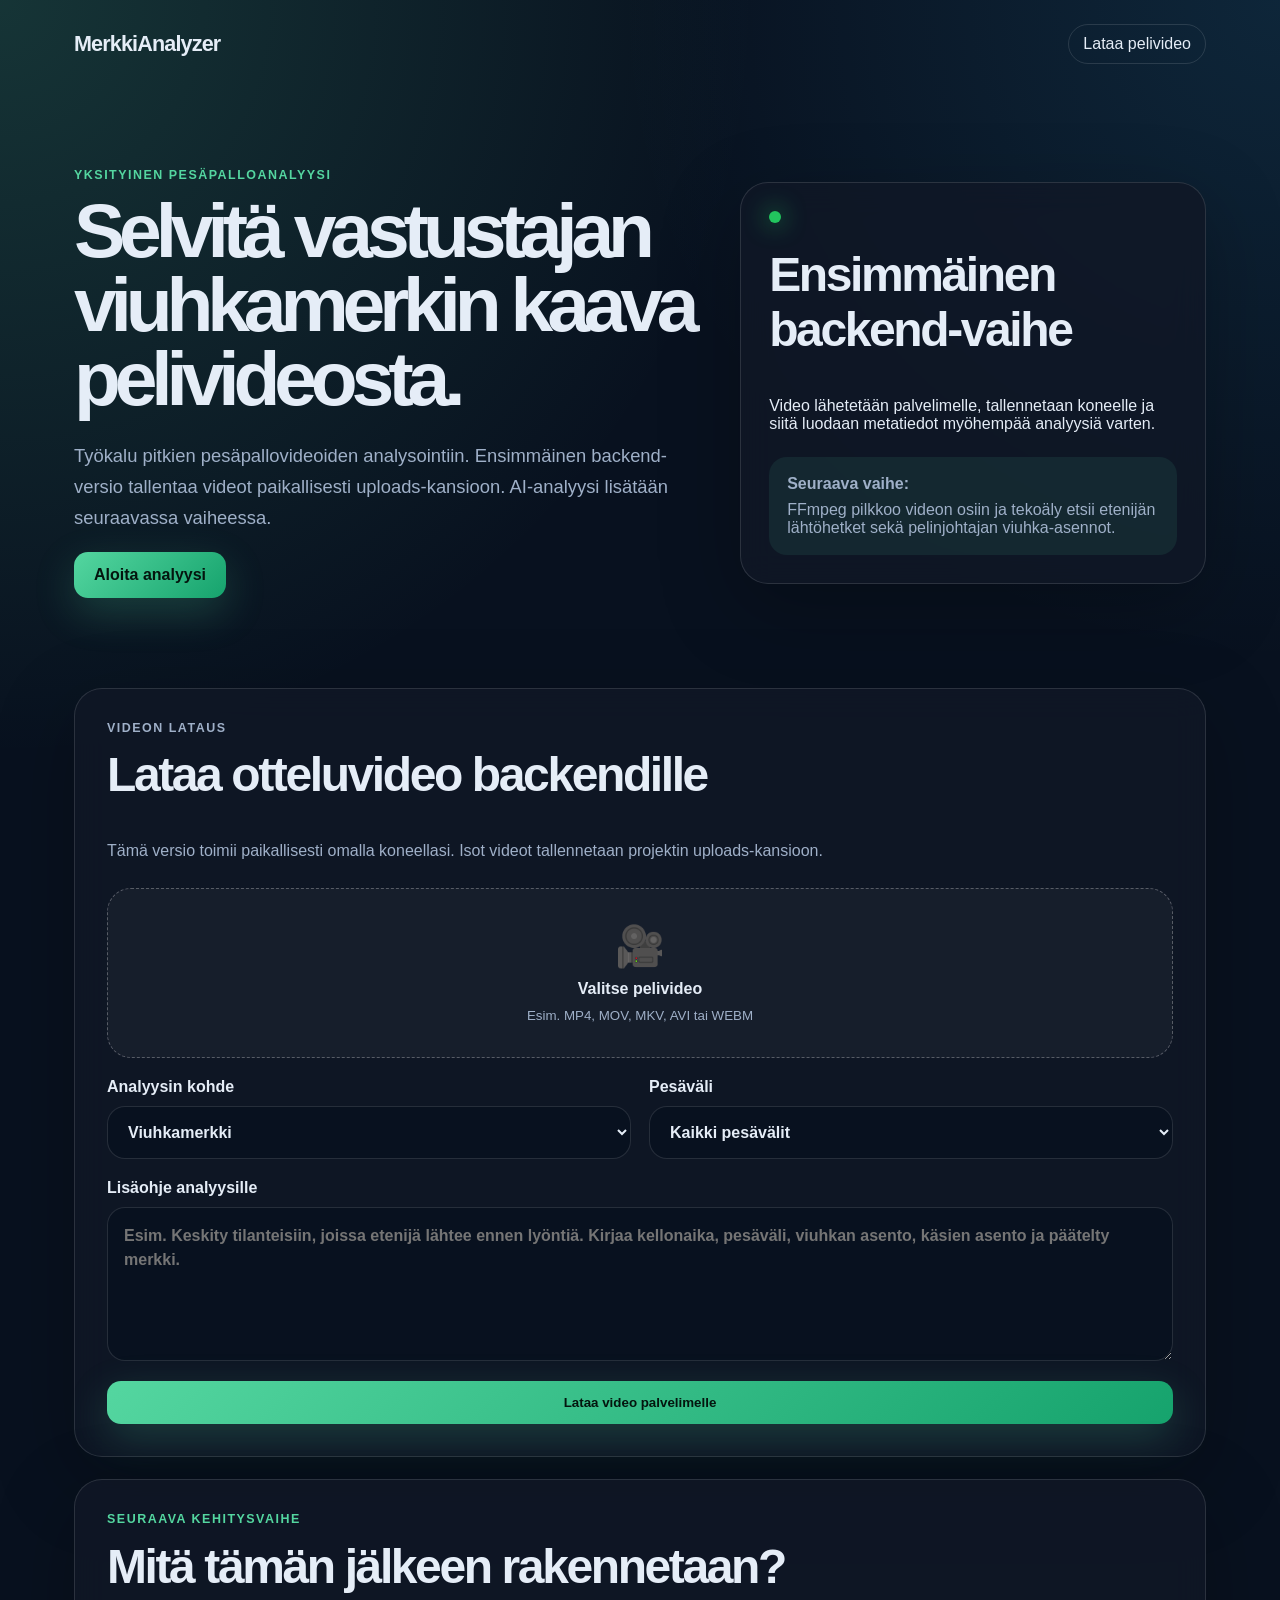
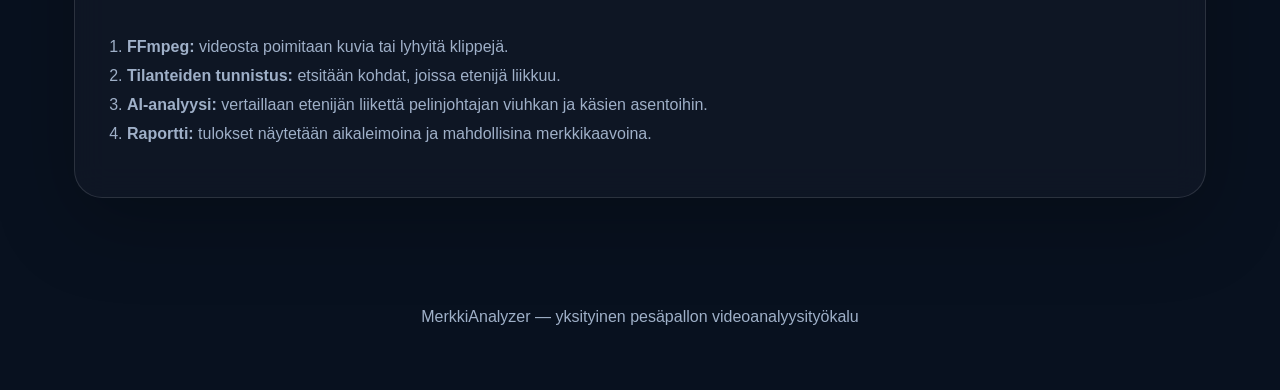
<file: wwwroot/index.html>
<!DOCTYPE html>
<html lang="fi">
<head>
  <meta charset="UTF-8" />
  <meta name="viewport" content="width=device-width, initial-scale=1.0" />
  <title>Pesäpallo MerkkiAnalyzer</title>
  <link rel="stylesheet" href="style.css" />
</head>
<body>
  <header class="hero">
    <nav class="nav">
      <div class="logo">MerkkiAnalyzer</div>
      <a href="#upload" class="nav-link">Lataa pelivideo</a>
    </nav>

    <section class="hero-content">
      <div>
        <p class="eyebrow">Yksityinen pesäpalloanalyysi</p>
        <h1>Selvitä vastustajan viuhkamerkin kaava pelivideosta.</h1>
        <p class="lead">
          Työkalu pitkien pesäpallovideoiden analysointiin. Ensimmäinen backend-versio tallentaa videot
          paikallisesti uploads-kansioon. AI-analyysi lisätään seuraavassa vaiheessa.
        </p>
        <a href="#upload" class="primary-button">Aloita analyysi</a>
      </div>

      <div class="preview-card">
        <span class="status-dot"></span>
        <h2>Ensimmäinen backend-vaihe</h2>
        <p>
          Video lähetetään palvelimelle, tallennetaan koneelle ja siitä luodaan metatiedot myöhempää analyysiä varten.
        </p>
        <div class="mini-result">
          <strong>Seuraava vaihe:</strong>
          <span>FFmpeg pilkkoo videon osiin ja tekoäly etsii etenijän lähtöhetket sekä pelinjohtajan viuhka-asennot.</span>
        </div>
      </div>
    </section>
  </header>

  <main>
    <section id="upload" class="panel">
      <div class="section-heading">
        <p class="eyebrow">Videon lataus</p>
        <h2>Lataa otteluvideo backendille</h2>
        <p>
          Tämä versio toimii paikallisesti omalla koneellasi. Isot videot tallennetaan projektin uploads-kansioon.
        </p>
      </div>

      <form id="analysisForm" class="upload-form">
        <label class="file-box" for="videoInput">
          <input id="videoInput" name="video" type="file" accept="video/*" />
          <span class="file-icon">🎥</span>
          <strong>Valitse pelivideo</strong>
          <small id="fileName">Esim. MP4, MOV, MKV, AVI tai WEBM</small>
        </label>

        <div class="form-grid">
          <label class="field">
            <span>Analyysin kohde</span>
            <select id="targetInput" name="target">
              <option value="viuhkamerkki">Viuhkamerkki</option>
              <option value="mailamerkit">Mailamerkit / melamerkit</option>
              <option value="molemmat">Viuhkamerkki ja mailamerkit</option>
            </select>
          </label>

          <label class="field">
            <span>Pesäväli</span>
            <select id="basePathInput" name="basePath">
              <option value="kaikki pesävälit">Kaikki pesävälit</option>
              <option value="1-2">1–2-väli</option>
              <option value="2-3">2–3-väli</option>
              <option value="3-koti">3–koti</option>
            </select>
          </label>
        </div>

        <label class="field">
          <span>Lisäohje analyysille</span>
          <textarea
            id="promptInput"
            name="prompt"
            rows="5"
            placeholder="Esim. Keskity tilanteisiin, joissa etenijä lähtee ennen lyöntiä. Kirjaa kellonaika, pesäväli, viuhkan asento, käsien asento ja päätelty merkki."
          ></textarea>
        </label>

        <button type="submit" class="primary-button">Lataa video palvelimelle</button>
      </form>

      <section id="resultCard" class="result-card hidden">
        <div class="loader" id="loader"></div>
        <div id="resultContent"></div>
      </section>
    </section>

    <section class="panel roadmap">
      <p class="eyebrow">Seuraava kehitysvaihe</p>
      <h2>Mitä tämän jälkeen rakennetaan?</h2>
      <ol>
        <li><strong>FFmpeg:</strong> videosta poimitaan kuvia tai lyhyitä klippejä.</li>
        <li><strong>Tilanteiden tunnistus:</strong> etsitään kohdat, joissa etenijä liikkuu.</li>
        <li><strong>AI-analyysi:</strong> vertaillaan etenijän liikettä pelinjohtajan viuhkan ja käsien asentoihin.</li>
        <li><strong>Raportti:</strong> tulokset näytetään aikaleimoina ja mahdollisina merkkikaavoina.</li>
      </ol>
    </section>
  </main>

  <footer>
    <p>MerkkiAnalyzer — yksityinen pesäpallon videoanalyysityökalu</p>
  </footer>

  <script src="script.js"></script>
</body>
</html>
</file>
<file: wwwroot/style.css>
:root {
  color-scheme: dark;
  --bg: #08111f;
  --panel: #101827;
  --card: #162235;
  --text: #e5edf7;
  --muted: #9fb0c8;
  --accent: #54d6a0;
  --accent-strong: #16a36d;
  --blue: #38bdf8;
  --border: rgba(255, 255, 255, 0.12);
}

* {
  box-sizing: border-box;
}

html {
  scroll-behavior: smooth;
}

body {
  margin: 0;
  font-family: Arial, Helvetica, sans-serif;
  background:
    radial-gradient(circle at top left, rgba(84, 214, 160, 0.18), transparent 32%),
    radial-gradient(circle at top right, rgba(56, 189, 248, 0.12), transparent 28%),
    var(--bg);
  color: var(--text);
}

.nav {
  display: flex;
  justify-content: space-between;
  align-items: center;
  max-width: 1180px;
  margin: 0 auto;
  padding: 24px;
}

.logo {
  font-size: 1.35rem;
  font-weight: 800;
  letter-spacing: -0.04em;
}

.nav-link {
  color: var(--text);
  text-decoration: none;
  border: 1px solid var(--border);
  padding: 10px 14px;
  border-radius: 999px;
}

.hero-content {
  max-width: 1180px;
  margin: 0 auto;
  padding: 80px 24px 90px;
  display: grid;
  grid-template-columns: 1.15fr 0.85fr;
  gap: 36px;
  align-items: center;
}

.eyebrow {
  color: var(--accent);
  font-weight: 800;
  text-transform: uppercase;
  letter-spacing: 0.12em;
  font-size: 0.78rem;
}

h1,
h2,
h3,
p {
  margin-top: 0;
}

h1 {
  font-size: clamp(2.4rem, 6vw, 5.2rem);
  line-height: 0.96;
  letter-spacing: -0.08em;
  margin-bottom: 24px;
}

h2 {
  font-size: clamp(1.7rem, 4vw, 3rem);
  letter-spacing: -0.05em;
}

.lead {
  color: var(--muted);
  font-size: 1.15rem;
  line-height: 1.7;
  max-width: 760px;
}

.primary-button {
  display: inline-flex;
  justify-content: center;
  align-items: center;
  border: none;
  background: linear-gradient(135deg, var(--accent), var(--accent-strong));
  color: #04150e;
  font-weight: 900;
  text-decoration: none;
  padding: 14px 20px;
  border-radius: 14px;
  cursor: pointer;
  box-shadow: 0 14px 40px rgba(84, 214, 160, 0.22);
}

.preview-card,
.panel,
.info-grid article,
.result-card {
  border: 1px solid var(--border);
  background: rgba(16, 24, 39, 0.82);
  backdrop-filter: blur(16px);
  border-radius: 28px;
  box-shadow: 0 24px 80px rgba(0, 0, 0, 0.25);
}

.preview-card {
  padding: 28px;
}

.status-dot {
  width: 12px;
  height: 12px;
  display: inline-block;
  border-radius: 999px;
  background: #22c55e;
  box-shadow: 0 0 24px #22c55e;
  margin-bottom: 20px;
}

.mini-result {
  margin-top: 24px;
  display: grid;
  gap: 8px;
  padding: 18px;
  background: rgba(84, 214, 160, 0.09);
  border-radius: 18px;
  color: var(--muted);
}

main {
  max-width: 1180px;
  margin: 0 auto;
  padding: 0 24px 56px;
}

.info-grid {
  display: grid;
  grid-template-columns: repeat(3, 1fr);
  gap: 18px;
  margin-bottom: 22px;
}

.info-grid article {
  padding: 24px;
}

.info-grid p,
.section-heading p,
footer,
.roadmap li {
  color: var(--muted);
}

.panel {
  padding: 32px;
  margin-bottom: 22px;
}

.section-heading {
  max-width: 820px;
  margin-bottom: 28px;
}

.upload-form {
  display: grid;
  gap: 20px;
}

.file-box {
  border: 1px dashed rgba(255, 255, 255, 0.28);
  background: rgba(255, 255, 255, 0.035);
  border-radius: 24px;
  padding: 34px;
  display: grid;
  gap: 10px;
  justify-items: center;
  text-align: center;
  cursor: pointer;
}

.file-box input {
  display: none;
}

.file-icon {
  font-size: 2.5rem;
}

.file-box small {
  color: var(--muted);
}

.form-grid {
  display: grid;
  grid-template-columns: 1fr 1fr;
  gap: 18px;
}

.field {
  display: grid;
  gap: 10px;
  font-weight: 700;
}

textarea,
select {
  width: 100%;
  border: 1px solid var(--border);
  border-radius: 18px;
  padding: 16px;
  background: #08111f;
  color: var(--text);
  font: inherit;
  line-height: 1.5;
}

textarea {
  resize: vertical;
}

textarea:focus,
select:focus {
  outline: 2px solid rgba(84, 214, 160, 0.55);
}

.result-card {
  margin-top: 24px;
  padding: 24px;
}

.hidden {
  display: none;
}

.loader {
  width: 34px;
  height: 34px;
  border: 4px solid rgba(255, 255, 255, 0.18);
  border-top-color: var(--accent);
  border-radius: 50%;
  animation: spin 0.9s linear infinite;
  margin-bottom: 18px;
}

.analysis-table {
  width: 100%;
  border-collapse: collapse;
  margin-top: 18px;
  overflow: hidden;
  border-radius: 16px;
}

.analysis-table th,
.analysis-table td {
  border-bottom: 1px solid var(--border);
  padding: 12px;
  text-align: left;
  color: var(--muted);
}

.analysis-table th {
  color: var(--text);
  background: rgba(255, 255, 255, 0.04);
}

.roadmap ol {
  padding-left: 20px;
  line-height: 1.8;
}

@keyframes spin {
  to {
    transform: rotate(360deg);
  }
}

footer {
  text-align: center;
  padding: 32px 16px 48px;
}

@media (max-width: 860px) {
  .hero-content,
  .info-grid,
  .form-grid {
    grid-template-columns: 1fr;
  }

  .hero-content {
    padding-top: 44px;
  }

  .panel {
    padding: 22px;
  }
}
</file>
